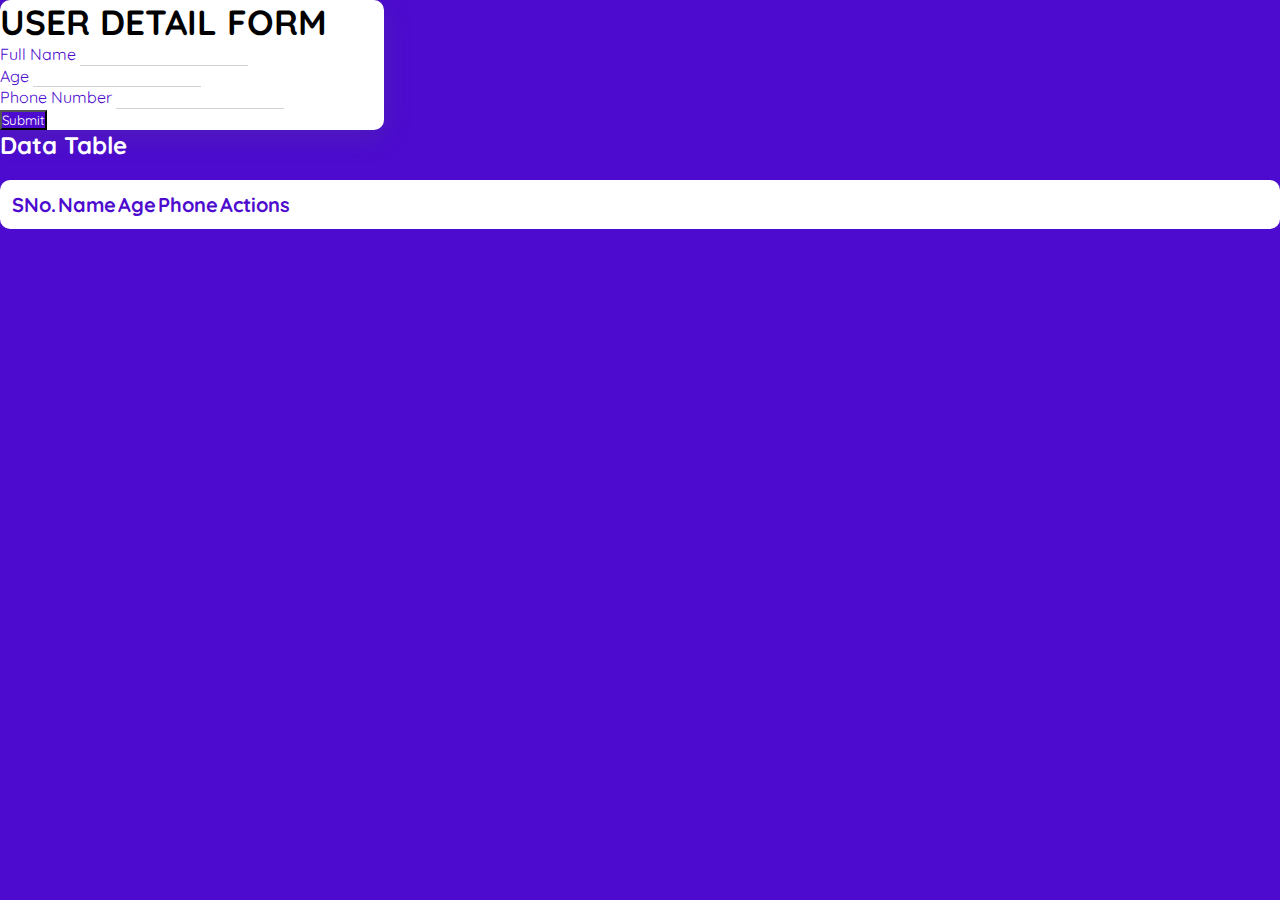
<file: crud operation/index.html>
<!DOCTYPE html>
<html lang="en">
<head>
    <meta charset="UTF-8">
    <meta name="viewport" content="width=device-width, initial-scale=1.0">
    <title>User Detail Form</title>
    <!--Bootstrap CSS-->
    <link href="https://cdn.jsdelivr.net/npm/bootstrap@5.0.2/dist/css/bootstrap.min.css" rel="stylesheet" integrity="sha384-EVSTQN3/azprG1Anm3QDgpJLIm9Nao0Yz1ztcQTwFspd3yD65VohhpuuCOmLASjC" crossorigin="anonymous">
    <link rel="stylesheet" href="./style.css">
    <link rel="stylesheet" href="https://cdnjs.cloudflare.com/ajax/libs/font-awesome/6.4.2/css/all.min.css" integrity="sha512-z3gLpd7yknf1YoNbCzqRKc4qyor8gaKU1qmn+CShxbuBusANI9QpRohGBreCFkKxLhei6S9CQXFEbbKuqLg0DA==" crossorigin="anonymous" referrerpolicy="no-referrer" />

</style>
</head>
<body>
    <div class="container formbox p-4 mt-3">
        <h1 class="mb-4 mt-2">User Detail Form</h1>
        <form>
            <div class="mb-3">
                <label for="fullname" class="form-label">Full Name</label>
                <input type="text" class="form-control" id="name" placeholder="">
            </div>
            <div class="mb-3">
                <label for="age" class="form-label">Age</label>
                <input type="number" class="form-control" id="age" min="18" placeholder="">
            </div>
           
            <div class="mb-3">
                <label for="phone" class="form-label">Phone Number</label>
                <input type="text" class="form-control" id="phone" placeholder="">
            </div>
            <button type="submit" class="btn" id="submit">Submit</button>
        </form>
    </div>
    
    <!-- data table  -->
    <div class="container mt-4">
        <h2 class="text-center title">Data Table</h2>
        <div class="table-responsive">
            <table class="table p-4 ">
                <thead>
                    <tr>
                        <th>SNo.</th>
                        <th>Name</th>
                        <th>Age</th>
                        <th>Phone</th>
                        <th>Actions</th>
                    </tr>
                </thead>
                <tbody>
                   
                    <!-- Add more table rows here -->
                </tbody>
            </table>
        </div>
    </div>

    <script src="./script.js"></script>
    </body>
    </html>
</file>
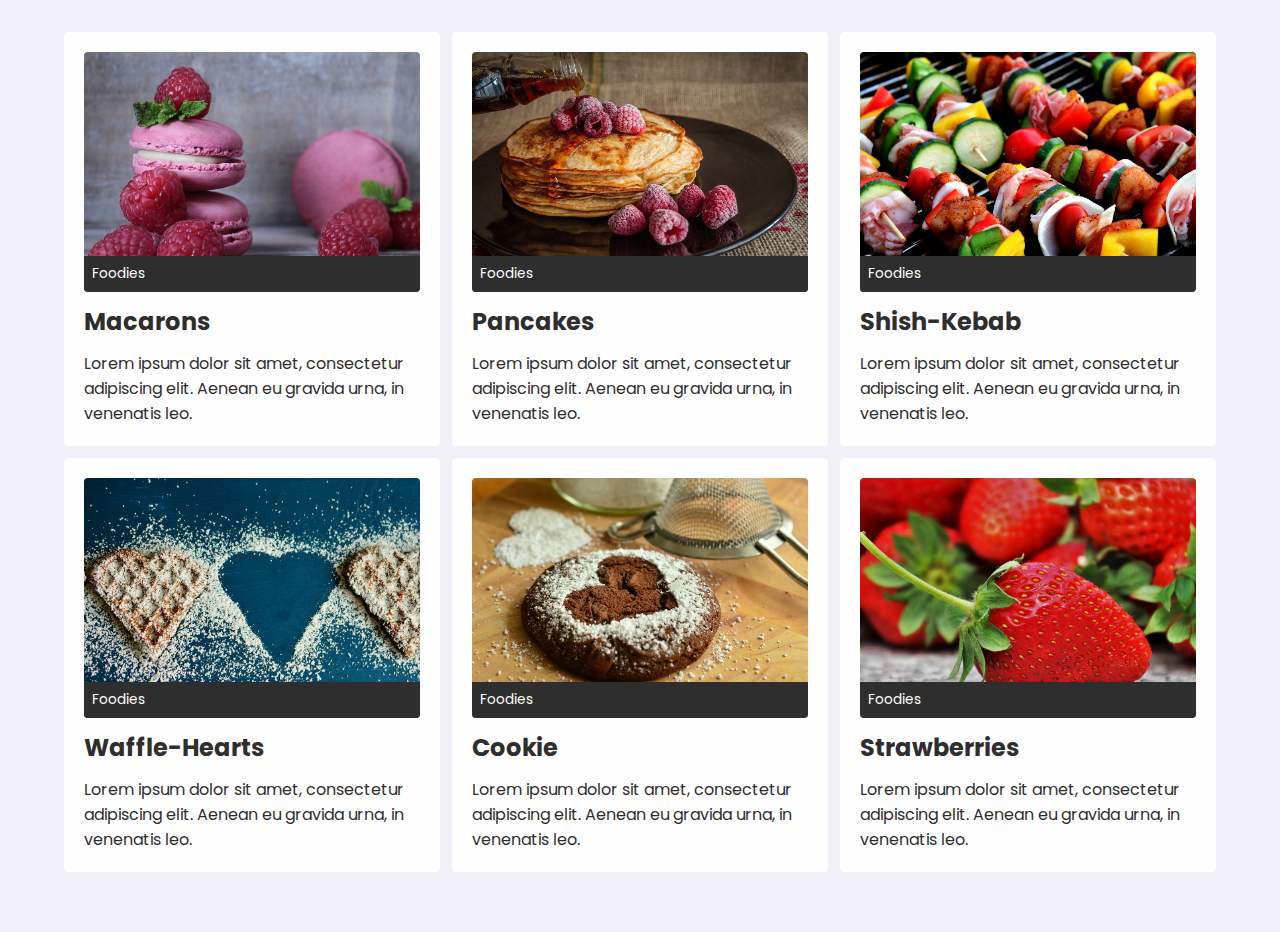
<file: DynamicCards/cards.html>
<!DOCTYPE html>
<html lang="en">
<head>
    <meta charset="UTF-8">
    <meta name="viewport" content="width=device-width, initial-scale=1.0">
    <title>Document</title>
    <style>
        @import url("https://fonts.googleapis.com/css2?family=Poppins:wght@400;500;600&display=swap");

*,
*::before,
*::after {
  margin: 0;
  padding: 0;
  box-sizing: border-box;
}

:root {
  --pmcolor: #f1f0f9;
  --sdcolor: #fefefe;
  --ttcolor: #2e2e2e;
}

html,
body {
  width: 100%;
  height: 100vh;
  font-family: "Poppins", sans-serif;
  color: var(--ttcolor);
  background-color: var(--pmcolor);
}

a {
  color: inherit;
  text-decoration: none;
}

section {
  width: 90%;
  margin: 2rem auto;
  display: grid;
  gap: 0.75rem;
  grid-template-columns: repeat(auto-fill, minmax(20rem, 1fr));
}

.card {
  width: 100%;
  cursor: default;
  padding: 1.25rem;
  border-radius: 0.25rem;
  background-color: var(--sdcolor);
  transition: transform 0.3s ease-in-out;
}

.card:hover {
  transform: translateY(-0.5rem);
}

.card-img {
  width: 100%;
  height: 15rem;
  overflow: hidden;
  position: relative;
  border-radius: 0.25rem;
}

.card-img img {
  width: 100%;
  height: 100%;
  display: block;
  object-fit: cover;
  object-position: center;
}

.card-img figcaption {
  background-color: var(--ttcolor);
  color: var(--sdcolor);
  font-size: 0.85rem;
  padding: 0.5rem;
  width: 100%;
  position: absolute;
  bottom: 0;
}

.card-title {
  text-transform: capitalize;
  margin: 0.75rem 0;
}

    </style>
</head>
<body>
    <section>
    
      </section>

      <script>
        const imagearray=["macarons.jpg","pancakes.jpg","shish-kebab.jpg","waffle-hearts.jpg","cookie.jpg","strawberries.jpg"];
        const title=["macarons","pancakes","shish-kebab","waffle-hearts","cookie","strawberries"];
        const cardtext="Lorem ipsum dolor sit amet, consectetur adipiscing elit. Aenean eu gravida urna, in venenatis leo.";
        
        imagearray.forEach((image,index)=>{
          document.querySelector("section").innerHTML+=`
          <a href="#">
            <article class="card">
              <figure class="card-img">
                <img src=${image} />
                <figcaption>
                  Foodies
                </figcaption>
              </figure>
              <div class="card-body">
                <h2 class="card-title">${title[index]}</h2>
                <p class="card-text">${cardtext}</p>
              </div>
            </article>
          </a>
          `
        })
      </script>
</body>
</html>
</file>
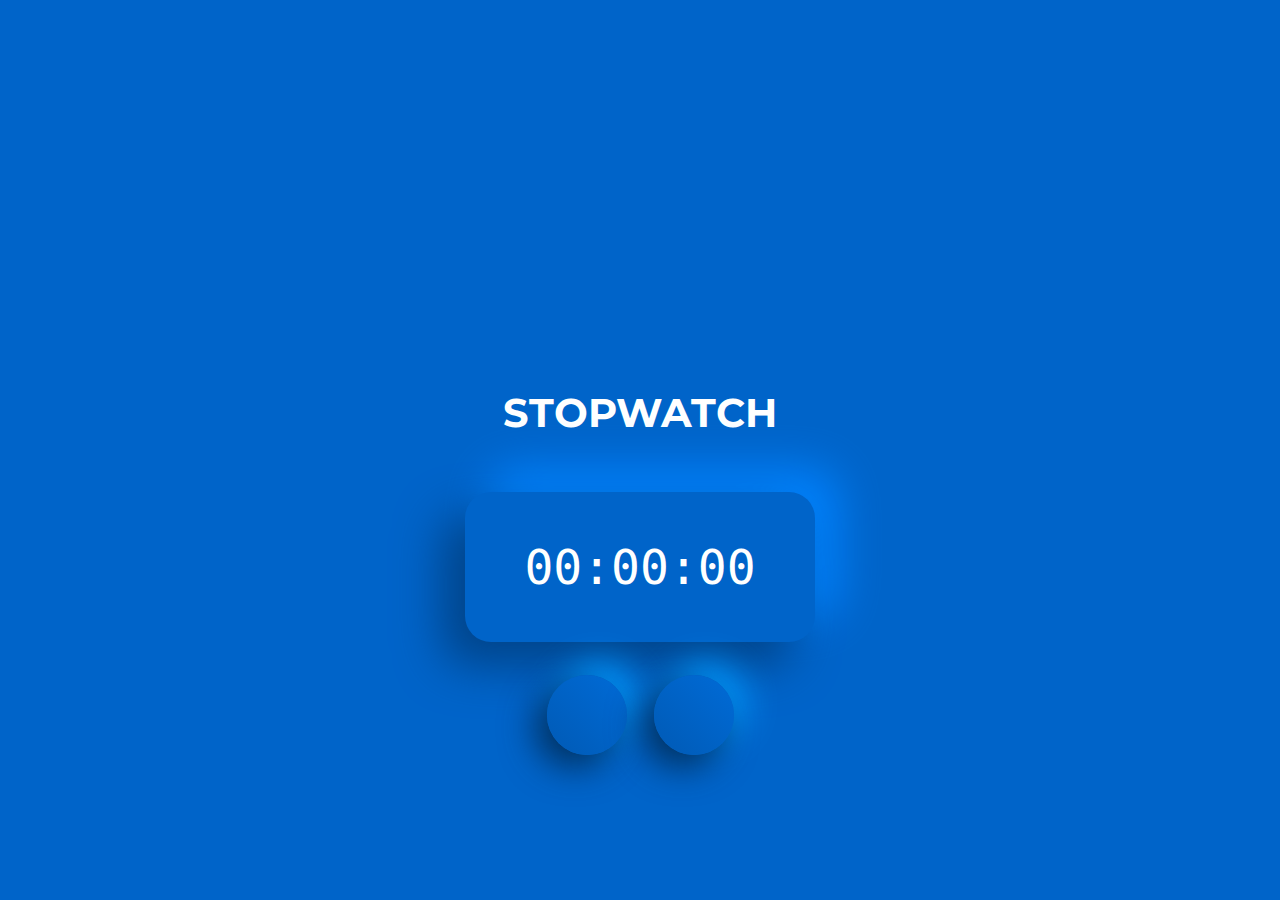
<file: Stopwatch/Stopwatch.html>
<!DOCTYPE html>
<html lang="en">
  <head>
    <meta charset="UTF-8" />
    <meta name="viewport" content="width=device-width, initial-scale=1.0" />
    <title>Stopwatch</title>
    <link rel="stylesheet" href="style.css" />
    <link
      href="https://fonts.googleapis.com/css2?family=Montserrat:wght@400;700&display=swap"
      rel="stylesheet"
    />
    <link
      href="https://fonts.googleapis.com/css2?family=Poppins:wght@500&family=Roboto:wght@300&display=swap"
      rel="stylesheet"
    />
    <link
      rel="stylesheet"
      href="https://cdnjs.cloudflare.com/ajax/libs/font-awesome/6.4.2/css/all.min.css"
      integrity="sha512-z3gLpd7yknf1YoNbCzqRKc4qyor8gaKU1qmn+CShxbuBusANI9QpRohGBreCFkKxLhei6S9CQXFEbbKuqLg0DA=="
      crossorigin="anonymous"
      referrerpolicy="no-referrer"
    />
  </head>

  <body>
    <div class="stopwatch">
      <h1>STOPWATCH</h1>
      <div class="rect">
        <span class="time" id="display">00:00:00</span>
      </div>

      <div class="controls">
        <button class="buttonPlay">
          <i
            class="fa-solid fa-play fa-fade fa-2xl"
            style="color: #ffffff"
            id="playButton"
          ></i>

          <i
            class="fa-solid fa-pause fa-fade fa-2xl"
            style="color: #ffffff"
            id="pauseButton"
          ></i>
        </button>
        <button class="buttonReset">
          <i
            class="fa-solid fa-rotate fa-2xl"
            style="color: #ffffff"
            id="resetButton"
          ></i>
        </button>
      </div>
    </div>
    <script>
      // Convert time to a format of hours, minutes, seconds, and milliseconds

      function timeToString(time) {
        let diffInHrs = time / 3600000;
        let hh = Math.floor(diffInHrs);

        let diffInMin = (diffInHrs - hh) * 60;
        let mm = Math.floor(diffInMin);

        let diffInSec = (diffInMin - mm) * 60;
        let ss = Math.floor(diffInSec);

        let diffInMs = (diffInSec - ss) * 100;
        let ms = Math.floor(diffInMs);

        let formattedMM = mm.toString().padStart(2, "0");
        let formattedSS = ss.toString().padStart(2, "0");
        let formattedMS = ms.toString().padStart(2, "0");

        return `${formattedMM}:${formattedSS}:${formattedMS}`;
      }

      // Declare variables to use in our functions below

      let startTime;
      let elapsedTime = 0;
      let timerInterval;

      // Create function to modify innerHTML

      function print(txt) {
        document.getElementById("display").innerHTML = txt;
      }

      // Create "start", "pause" and "reset" functions

      function start() {
        startTime = Date.now() - elapsedTime;
        timerInterval = setInterval(function printTime() {
          elapsedTime = Date.now() - startTime;
          print(timeToString(elapsedTime));
        }, 10);
        showButton("PAUSE");
      }

      function pause() {
        clearInterval(timerInterval);
        showButton("PLAY");
      }

      function reset() {
        clearInterval(timerInterval);
        print("00:00:00");
        elapsedTime = 0;
        showButton("PLAY");
      }

      // Create function to display buttons

      function showButton(buttonKey) {
        const buttonToShow = buttonKey === "PLAY" ? playButton : pauseButton;
        const buttonToHide = buttonKey === "PLAY" ? pauseButton : playButton;
        buttonToShow.style.display = "block";
        buttonToHide.style.display = "none";
      }
      // Create event listeners

      let playButton = document.getElementById("playButton");
      let pauseButton = document.getElementById("pauseButton");
      let resetButton = document.getElementById("resetButton");

      playButton.addEventListener("click", start);
      pauseButton.addEventListener("click", pause);
      resetButton.addEventListener("click",reset);
    </script>
  </body>
</html>
</file>
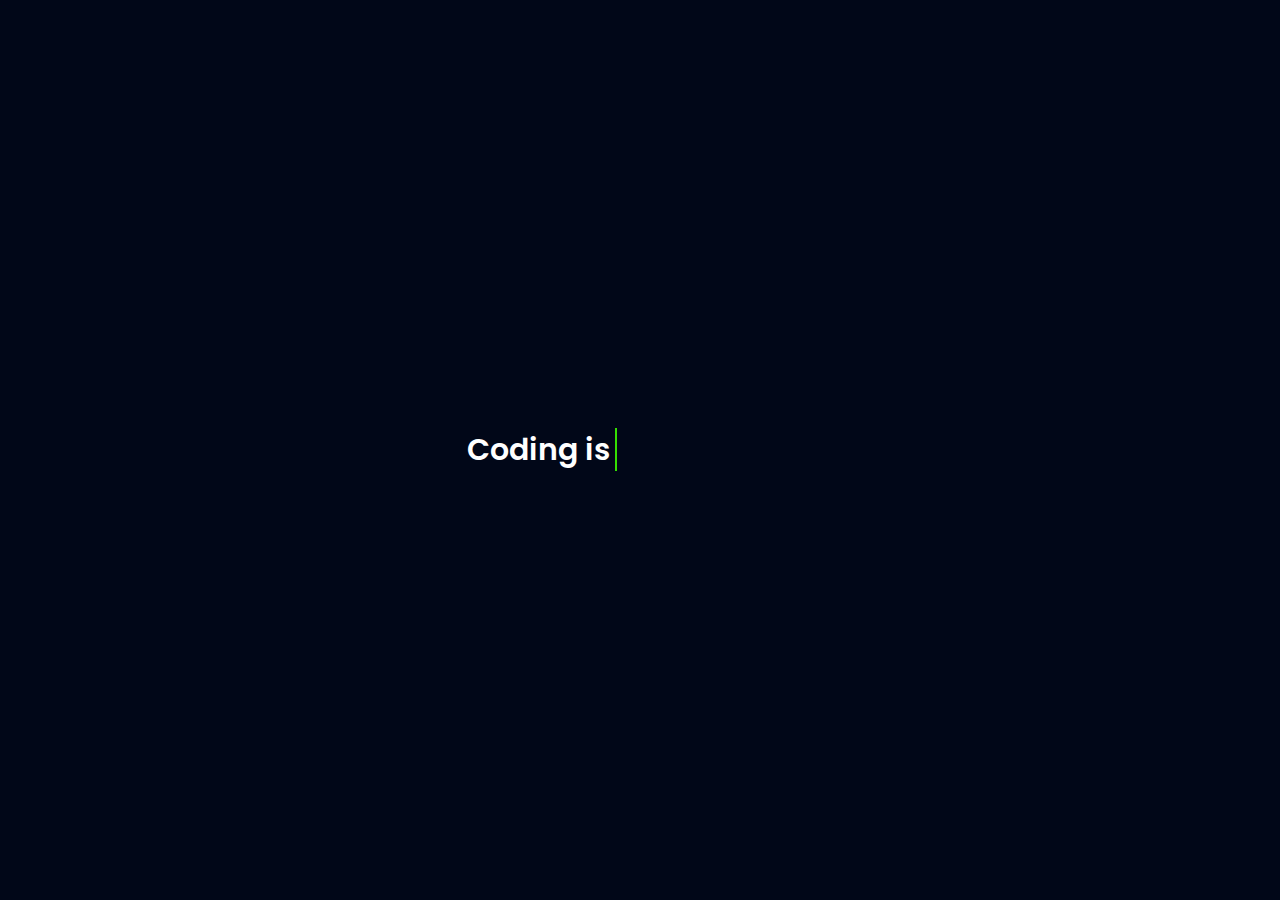
<file: Typing_Text/Typing_Text.html>
<!DOCTYPE html>
<html lang="en">
  <head>
    <meta charset="UTF-8" />
    <meta http-equiv="X-UA-Compatible" content="IE=edge" />
    <meta name="viewport" content="width=device-width, initial-scale=1.0" />
    
    
    <title>Typing Text Animation</title>
  <link rel="stylesheet" href="style.css">
  </head>
  <body>
    <div class="container">
      <span class="text first-text">Coding is</span>
      <span class="text sec-text">Everything</span>
    </div>

    <script src="./script.js">
     
    </script>
  </body>
</html>
</file>
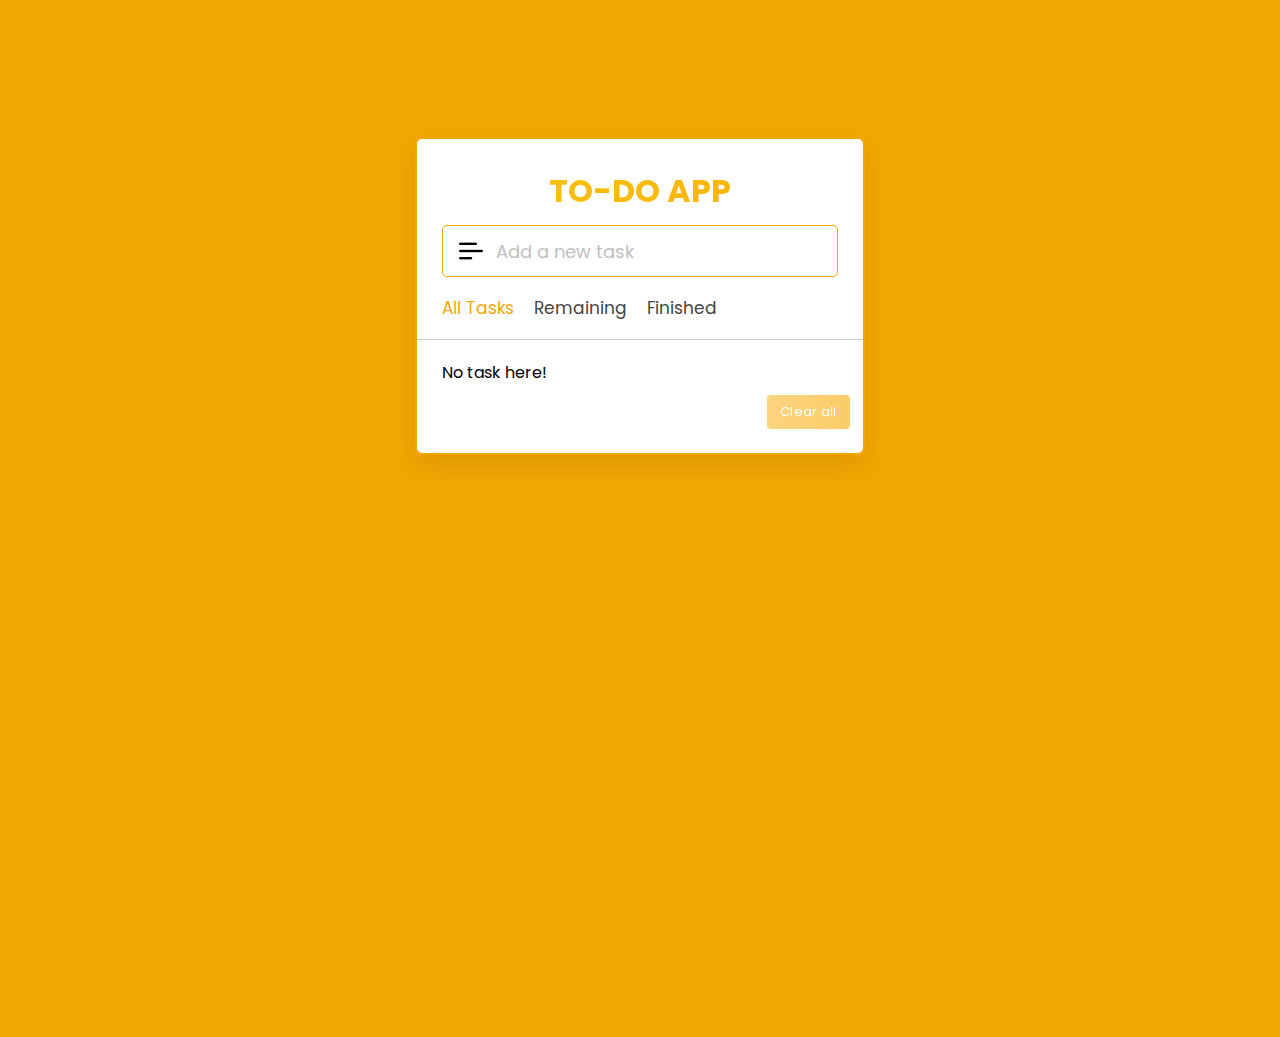
<file: Todo app/Todo app/main.html>
<!DOCTYPE html>
<html lang="en" dir="ltr">
  <head>
    <meta charset="utf-8">  
    <title>Todo List App in JavaScript</title>
    <link rel="stylesheet" href="style.css">
    <meta name="viewport" content="width=device-width, initial-scale=1.0">
  </head>
  <body>
    <div class="wrapper">
        <h1>TO-DO APP</h1>
      <div class="task-input">
        <img src="./menu.png" alt="icon">
        <input type="text" placeholder="Add a new task">
      </div>
      <div class="controls">
        <div class="filters">
          <span class="active" id="all">All Tasks</span>
          <span id="pending">Remaining</span>
          <span id="completed">Finished</span>
        </div>
    </div>
    <ul class="task-box"></ul>
        <button class="clear-btn">Clear all</button>
    </div>

    <script src="script.js"></script>

  </body>
</html>
</file>
<file: crud operation/style.css>
@import url('https://fonts.googleapis.com/css2?family=Quicksand:wght@500&display=swap');
*{
    margin: 0;
    padding: 0;
    box-sizing: border-box;
    font-family: 'Quicksand', sans-serif;
   
}
body{
    background-color: #4c0bce;
}
.table-responsive {

    margin: 20px 0;
    background-color: white;
    border-radius: 10PX;
    padding: 10PX;
    text-transform: capitalize;
    
}

.table,tbody{
    color:#4c0bce;

}
th {
    white-space: nowrap;
    font-size: 20PX;
}
.table tr:hover{
    background-color: rgb(230, 229, 229);
    /* color: white; */

}
.title{
    color: white;
}
.formbox{
    border-radius: 10PX;
    background-color: white;
    box-shadow: rgba(100, 100, 111, 0.2) 0px 7px 29px 0px;
    width:30%;
}
.form-label{
    color: #4c0bce;
}
.form-control{
    border: 0;
    padding: 0.10rem 0.30rem;
    border-bottom: 1px solid lightgrey;
}
.form-control:focus{
    outline: none;
    box-shadow: 0;
}
.formbox h1{
    text-transform: uppercase;
    font-size: 35px;
}
#submit{
    background-color: #4c0bce;
    color: white;
}
#submit:hover{
    background-color: #611bee;
}
.edit,.delete,.save{
    font-size: 20px;
    border: 0;
    background-color: transparent;
}
.edit{
    color: rgb(144, 92, 23) ;
    
}
.delete{
    color: red;
    }
.save{
    color: rgb(5,151,5)
}
@media(max-width:900px){
    .formbox{
        width: 50%;
    }
}
</file>
<file: Stopwatch/style.css>
body {
  background-color: #0064c9;
  color: #ffffff;
}

h1 {
  font-size: 40px;
  font-family: "Montserrat", sans-serif;
  text-align: center;
  line-height: 59px;
  padding: 0 64px;
  margin-top: 350px;
}

.stopwatch {
  display: grid;
  justify-items: center;
  grid-row-gap: 23px;
  width: 100%;
  padding-top: 25px;
}

.rect {
  display: flex;
  justify-content: center;
  align-items: center;
  border-radius: 26px;
  background: #0064c9;
  box-shadow: -23px 23px 46px #004489, 23px -23px 46px #0084ff;
  height: 150px;
  width: 350px;
}

.time {
  font-family: "Roboto Mono", monospace;
  font-weight: 300;
  font-size: 48px;
}

.controls {
  display: flex;
  justify-content: space-between;
  width: 187px;
  margin-top: 10px;
}
.buttonPlay,
.buttonReset {
  height: 80px;
  width: 80px;
  border-radius: 50%;

  background: linear-gradient(225deg, #006bd7, #005ab5);
  box-shadow: -12px 12px 35px #002f5e, 12px -12px 35px #0099ff;
  /* border-radius: 50%;
  background: linear-gradient(225deg, #006bd7, #005ab5);
  box-shadow: -24px 24px 49px #004285, 24px -24px 49px #0086ff; */
}
button {
  cursor: pointer;
  background: transparent;
  padding: 0;
  border: none;
  margin: 0;
  outline: none;
}

#playButton {
  display: block;
}

#pauseButton {
  display: none;
}
</file>
<file: Typing_Text/style.css>
@import url("https://fonts.googleapis.com/css2?family=Poppins:wght@200;300;400;500;600&display=swap");
* {
  margin: 0;
  padding: 0;
  box-sizing: border-box;
  font-family: "Poppins", sans-serif;
}
body {
  min-height: 100vh;
  display: flex;
  align-items: center;
  justify-content: center;
  background: #010718;
  overflow: hidden;
}
.container {
  width: 346px;
  overflow: hidden;
}
.container .text {
  position: relative;
  color: #35df01;
  font-size: 30px;
  font-weight: 600;
}
.container .text.first-text {
  color: #fff;
}
.text.sec-text:before {
  content: "";
  position: absolute;
  top: 0;
  left: 0;
  height: 100%;
  width: 100%;
  background-color: #010718;
  border-left: 2px solid #35df01;
  animation: animate 4s steps(12) infinite;
}
@keyframes animate {
  40%,
  60% {
    left: calc(100% + 4px);
  }
  100% {
    left:0%;
  }
}
</file>
<file: Todo app/Todo app/style.css>
/* Import Google Font - Poppins */
@import url('https://fonts.googleapis.com/css2?family=Poppins:wght@400;500;600;700&display=swap');
*{
  margin: 0;
  padding: 0;
  box-sizing: border-box;
  font-family: 'Poppins', sans-serif;
}
body{
  width: 100%;
  height: 100vh;
  overflow: hidden;
  /* background: linear-gradient(135deg, #01ef61, #009744); */
  background: #f3a703;  /* fallback for old browsers */

}
h1{
    text-align: center;
    font-family: 'Poppins', sans-serif;
    background: #F3C613;
background: linear-gradient(to right, #F3C613 0%, #FFAF03 100%);
-webkit-background-clip: text;
-webkit-text-fill-color: transparent;

}
::selection{
  color: #fff;
  background: #01ef61;
}
.wrapper{
  max-width: 450px;
  padding: 28px 0 30px;
  margin: 137px auto;
  background: #fff;
  border-radius: 7px;
  border: 2px solid #f3a703;;
  box-shadow: 0 10px 30px rgba(0,0,0,0.1);
  
}
.task-input{
  height: 52px;
  padding: 0 25px;
  position: relative;
  margin-top: 10PX;
}
.task-input img{
  top: 50%;
  position: absolute;
  transform: translate(17px, -50%) rotateY(180deg) ;
}
.task-input input{
  height: 100%;
  width: 100%;
  outline: none;
  font-size: 18px;
  border-radius: 5px;
  padding: 0 20px 0 53px;
  border: 1px solid #f3a703;;
}
.task-input input:focus,
.task-input input.active{
  padding-left: 52px;
  border: 2px solid #f3a703;;
}
.task-input input::placeholder{
  color: #bfbfbf;
}
.controls, li{
  display: flex;
  align-items: center;      
  /* justify-content: space-around;  */
}
.controls{
    width: 100%;
  padding: 18px 25px;
  border-bottom: 1px solid #ccc;
}
.filters span{
  margin: 0 8px;
  font-size: 17px;
  color: #444444;
  cursor: pointer;
}
.filters span:first-child{
  margin-left: 0;
}
.filters span.active{
  /* color: #01ef61; */
  color: #f3a703;
}
.clear-btn{
  border: none;
  opacity: 0.6;
  outline: none;
  color: #fff;
  cursor: pointer;
  font-size: 13px;
  margin-left: 350px;
  margin-bottom: -10px;
  padding: 7px 13px;
  border-radius: 4px;
  letter-spacing: 0.3px;
  pointer-events: none;
  transition: transform 0.25s ease;
  /* background: linear-gradient(to LEFT, #f57141,#f3a703); */
  background: linear-gradient(to LEFT, #faac04,#f9b82b);
}
.clear-btn.active{
  opacity: 0.9;
  pointer-events: auto;
}
.clear-btn:active{
  transform: scale(0.93);
}
.task-box{
  margin-top: 20px;
  margin-right: 5px;
  padding: 0 20px 10px 25px;
}
.task-box.overflow{
  overflow-y: auto;
  max-height: 300px;
}
.task-box::-webkit-scrollbar{
  width: 5px;
}
.task-box::-webkit-scrollbar-track{
  background: #f1f1f1;
  border-radius: 25px;
}
.task-box::-webkit-scrollbar-thumb{
  background: #e6e6e6;
  border-radius: 25px;
}
.task-box .task{
  list-style: none;
  font-size: 17px;
  margin-bottom: 18px;
  padding-bottom: 16px;
  align-items: flex-start;
  border-bottom: 1px solid #ccc;
}
.task-box .task:last-child{
  margin-bottom: 0;
  border-bottom: 0;
  padding-bottom: 0;
}
.task-box .task label{
  display: flex;
  align-items: flex-start;
}
.task label input{
  margin-top: 7px;
  accent-color: #3C87FF;
}
.task label p{
  user-select: none;
  margin-left: 12px;
  word-wrap: break-word;
}
.task label p.checked{
  text-decoration: line-through;
}
.task-box .settings{
  position: relative;
}
.settings :where(i, li){
  cursor: pointer;
}
.settings .task-menu{
  z-index: 10;
  right: -5px;
  bottom: -65px;
  padding: 5px 0;
  background: #fff;
  position: absolute;
  border-radius: 4px;
  transform: scale(0);
  transform-origin: top right;
  box-shadow: 0 0 6px rgba(0,0,0,0.15);
  transition: transform 0.2s ease;
}
.task-box .task:last-child .task-menu{
  bottom: 0;
  transform-origin: bottom right;
}
.task-box .task:first-child .task-menu{
  bottom: -65px;
  transform-origin: top right;
}
.task-menu.show{
  transform: scale(1);
}
.task-menu li{
  height: 25px;
  font-size: 16px;
  margin-bottom: 2px;
  padding: 17px 15px;
  cursor: pointer;
  justify-content: flex-start;
}
.task-menu li:last-child{
  margin-bottom: 0;
}
.settings li:hover{
  background: #f5f5f5;
}
.settings li i{
  padding-right: 8px;
}

@media (max-width: 400px) {
  body{
    padding: 0 10px;
  }
  .wrapper {
    padding: 20px 0;
  }
  .filters span{
    margin: 0 5px;
  }
  .task-input{
    padding: 0 20px;
  }
  .controls{
    padding: 18px 20px;
  }
  .task-box{
    margin-top: 20px;
    margin-right: 5px;
    padding: 0 15px 10px 20px;
  }
  .task label input{
    margin-top: 4px;
  }
}
</file>
